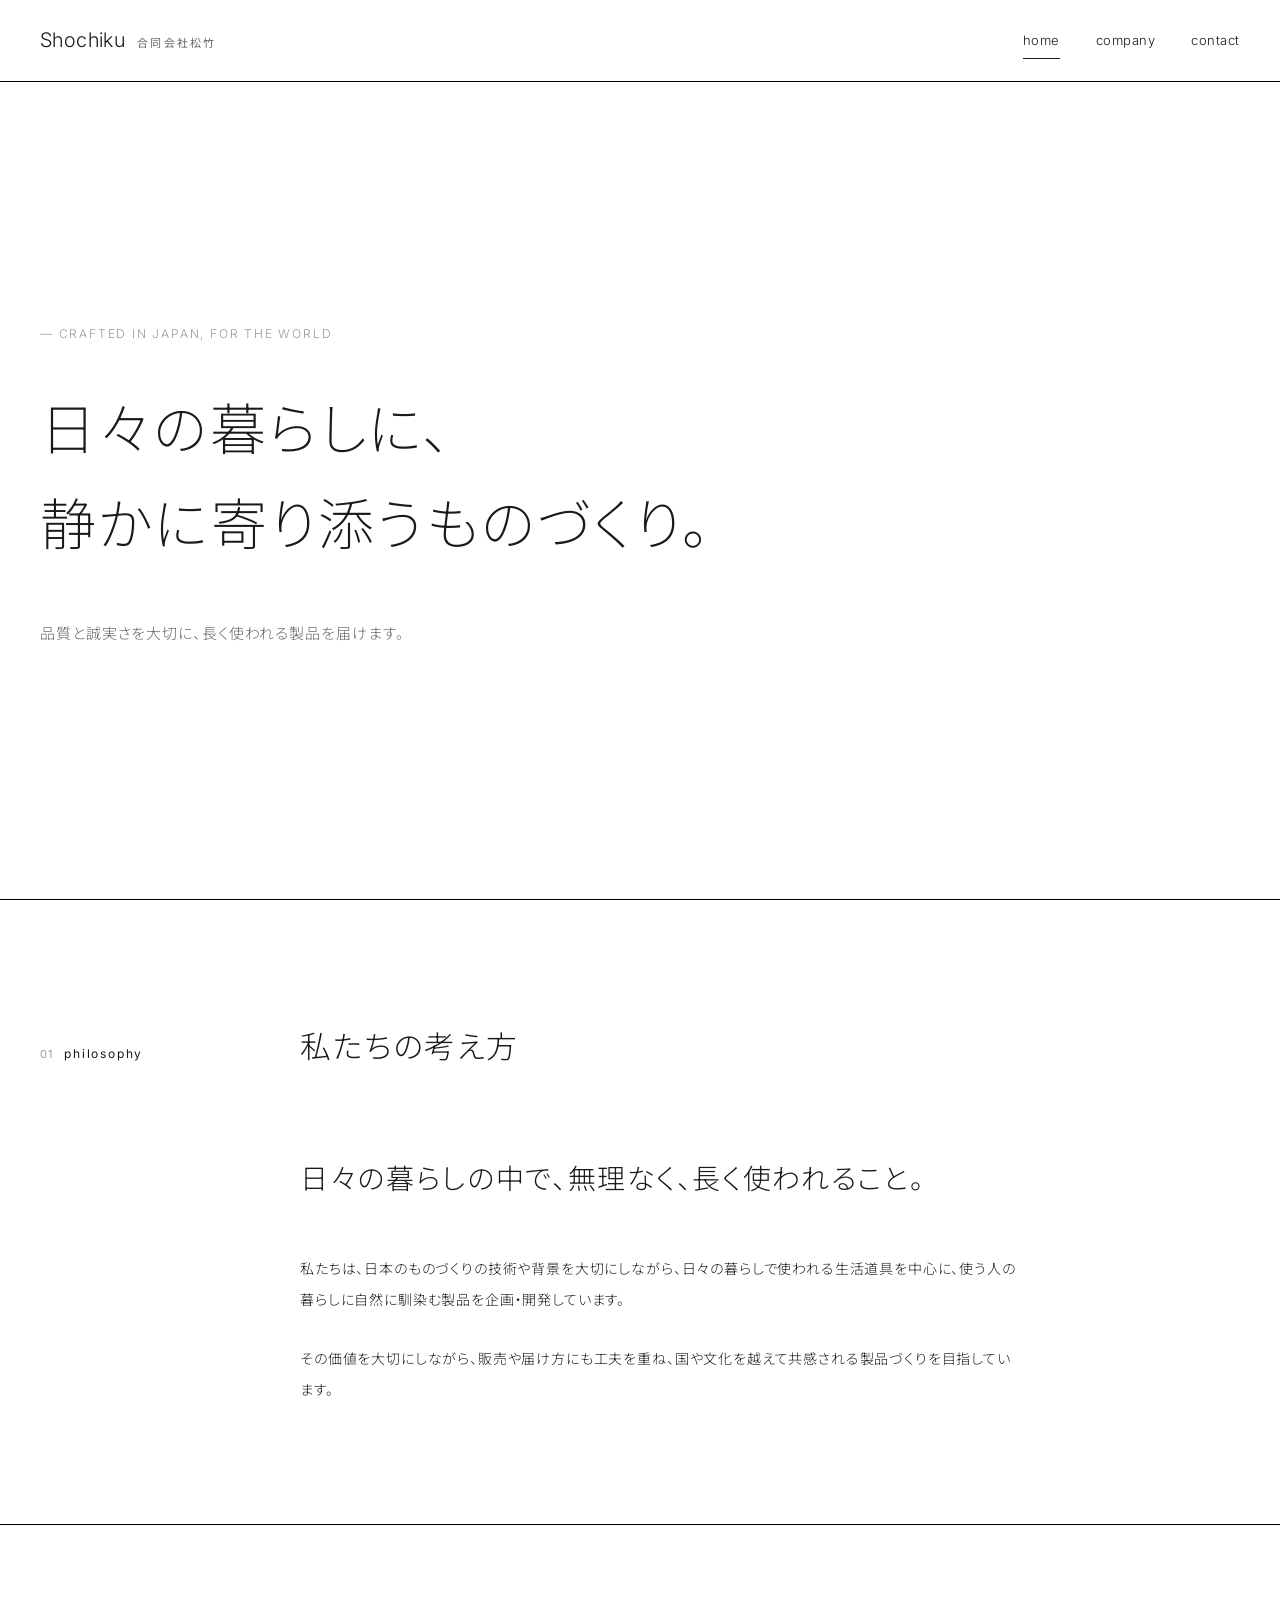
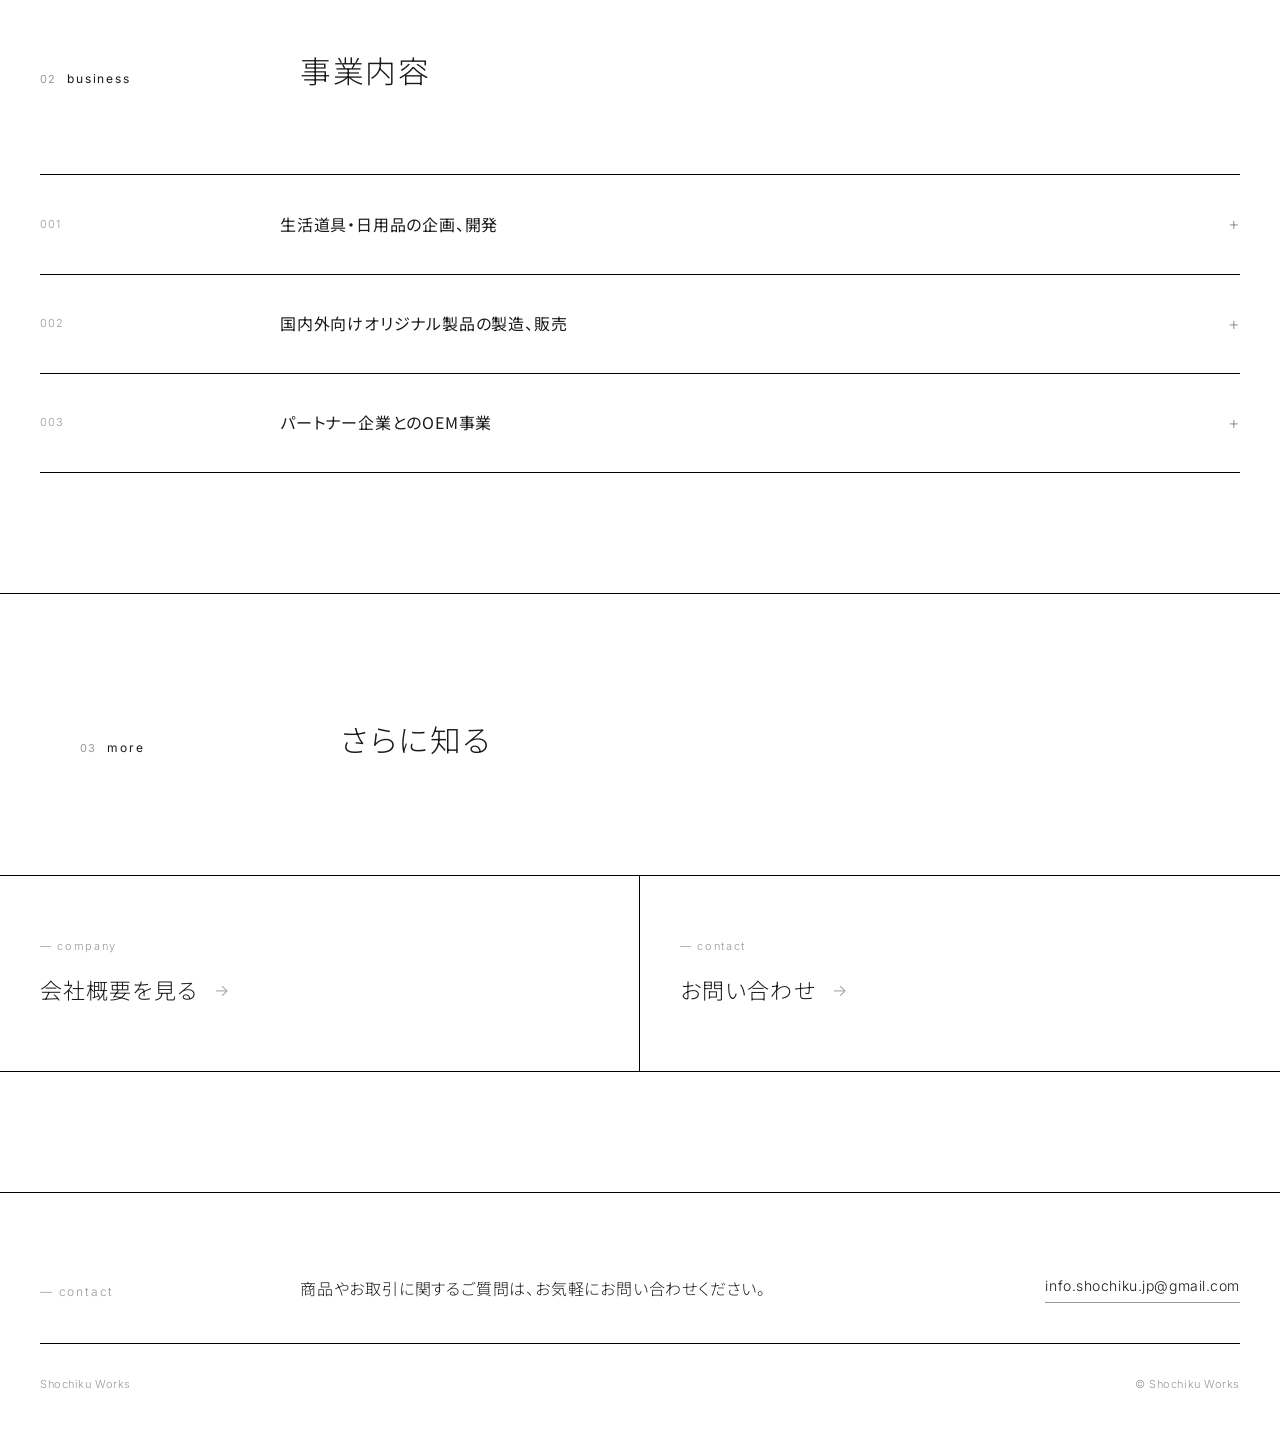
<file: index.html>
<!DOCTYPE html>
<html lang="ja">
<head>
<meta charset="UTF-8" />
<meta name="viewport" content="width=device-width, initial-scale=1.0" />
<title>Shochiku Works ─ 日本のものづくりを丁寧に世界へ</title>
<meta name="description" content="Shochiku Worksは、日本のものづくりの技術や背景を大切にしながら、日々の暮らしに自然に馴染む製品を企画・開発しています。" />

<link rel="preconnect" href="https://fonts.googleapis.com">
<link rel="preconnect" href="https://fonts.gstatic.com" crossorigin>
<link href="https://fonts.googleapis.com/css2?family=Noto+Sans+JP:wght@200;300;400&family=Inter:wght@300;400&display=swap" rel="stylesheet">
<link rel="icon" type="image/x-icon" href="/favicon.ico">
<link rel="icon" type="image/png" sizes="16x16" href="/favicon-16x16.png">
<link rel="icon" type="image/png" sizes="32x32" href="/favicon-32x32.png">
<link rel="icon" type="image/png" sizes="48x48" href="/favicon-48x48.png">
<link rel="apple-touch-icon" sizes="180x180" href="/apple-touch-icon.png">
<link rel="manifest" href="/site.webmanifest">
<meta name="theme-color" content="#1F4E3D">
<link rel="stylesheet" href="style.css">
</head>
<body>

<header class="header">
  <a href="index.html" class="brand">
    Shochiku
    <span class="brand-jp">合同会社松竹</span>
  </a>
  <nav class="nav" aria-label="Main">
    <a href="index.html" class="nav-item active">home</a>
    <a href="company.html" class="nav-item">company</a>
    <a href="contact.html" class="nav-item">contact</a>
  </nav>
</header>

<main class="main">

  <!-- Hero -->
  <section class="hero">
    <div class="hero-inner">
      <div class="hero-en">— Crafted in Japan, for the world</div>
      <h1>日々の暮らしに、<br/>静かに寄り添うものづくり。</h1>
      <p class="hero-lead">品質と誠実さを大切に、長く使われる製品を届けます。</p>
    </div>
  </section>

  <!-- Philosophy -->
  <section class="section">
    <div class="section-inner">
      <div class="section-head reveal">
        <div class="section-label">
          <span class="section-label-num">01</span>
          philosophy
        </div>
        <h2 class="section-title">私たちの考え方</h2>
      </div>

      <div class="text-grid reveal">
        <div class="text-grid-empty"></div>
        <div>
          <p class="text-quote">
            日々の暮らしの中で、無理なく、長く使われること。
          </p>
          <div class="text-body">
            <p>
              私たちは、日本のものづくりの技術や背景を大切にしながら、日々の暮らしで使われる生活道具を中心に、使う人の暮らしに自然に馴染む製品を企画・開発しています。
            </p>
            <p>
              その価値を大切にしながら、販売や届け方にも工夫を重ね、国や文化を越えて共感される製品づくりを目指しています。
            </p>
          </div>
        </div>
      </div>
    </div>
  </section>

  <!-- Business -->
  <section class="section">
    <div class="section-inner">
      <div class="section-head reveal">
        <div class="section-label">
          <span class="section-label-num">02</span>
          business
        </div>
        <h2 class="section-title">事業内容</h2>
      </div>

      <div class="list reveal">
        <div class="list-item">
          <span class="list-num">001</span>
          <p class="list-text">生活道具・日用品の企画、開発</p>
          <span class="list-mark">+</span>
        </div>
        <div class="list-item">
          <span class="list-num">002</span>
          <p class="list-text">国内外向けオリジナル製品の製造、販売</p>
          <span class="list-mark">+</span>
        </div>
        <div class="list-item">
          <span class="list-num">003</span>
          <p class="list-text">パートナー企業とのOEM事業</p>
          <span class="list-mark">+</span>
        </div>
      </div>
    </div>
  </section>

  <!-- Quick links -->
  <section class="section" style="padding-left:0; padding-right:0;">
    <div style="max-width:1200px; margin:0 auto; padding: 0 40px var(--space-sm);">
      <div class="section-head reveal">
        <div class="section-label">
          <span class="section-label-num">03</span>
          more
        </div>
        <h2 class="section-title">さらに知る</h2>
      </div>
    </div>
    <div class="quick-links reveal">
      <a href="company.html" class="quick-link">
        <span class="quick-link-en">— company</span>
        <span class="quick-link-jp">会社概要を見る <span class="quick-link-arrow">→</span></span>
      </a>
      <a href="contact.html" class="quick-link">
        <span class="quick-link-en">— contact</span>
        <span class="quick-link-jp">お問い合わせ <span class="quick-link-arrow">→</span></span>
      </a>
    </div>
  </section>

</main>

<footer class="footer">
  <div class="footer-inner">
    <div class="footer-top">
      <span class="footer-en">— contact</span>
      <p class="footer-msg">商品やお取引に関するご質問は、お気軽にお問い合わせください。</p>
      <a href="mailto:info.shochiku.jp@gmail.com" class="footer-mail">info.shochiku.jp@gmail.com</a>
    </div>
    <div class="footer-bottom">
      <span>Shochiku Works</span>
      <span>© Shochiku Works</span>
    </div>
  </div>
</footer>

<script src="script.js"></script>
</body>
</html>
</file>
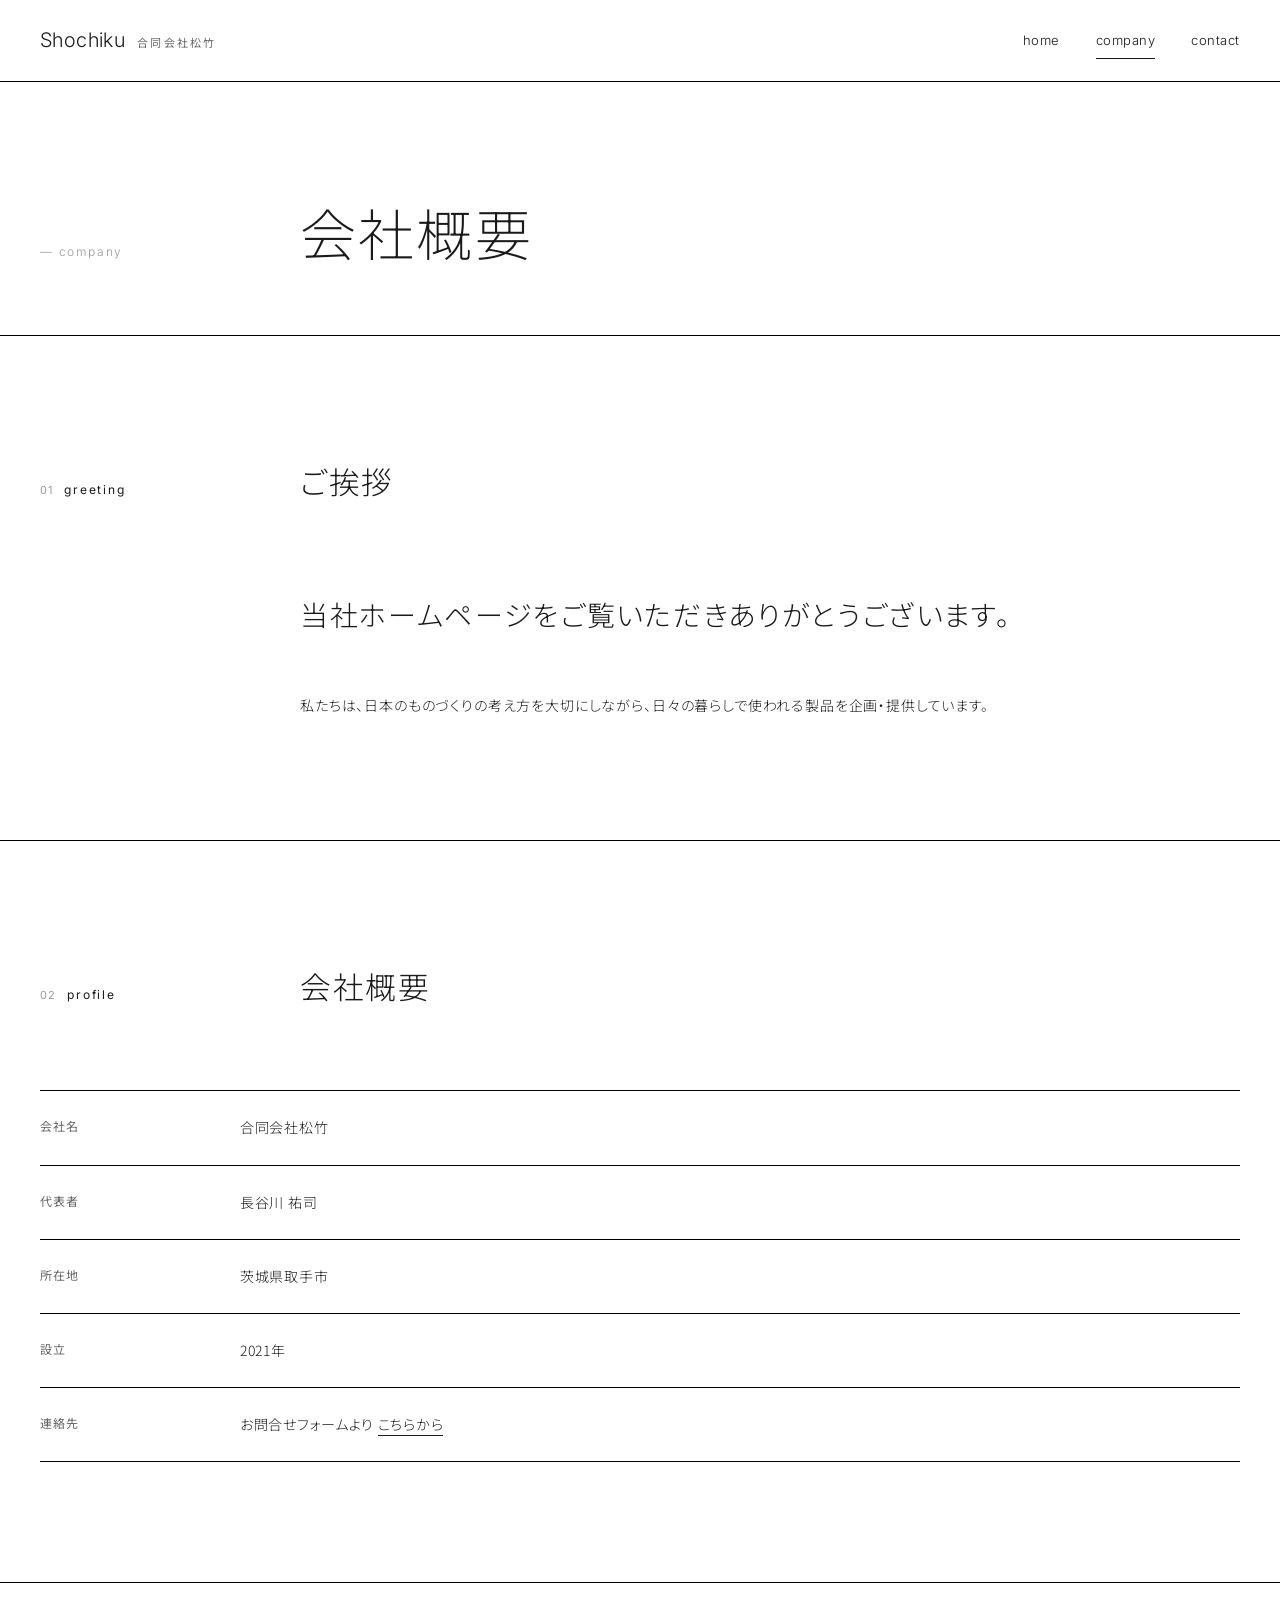
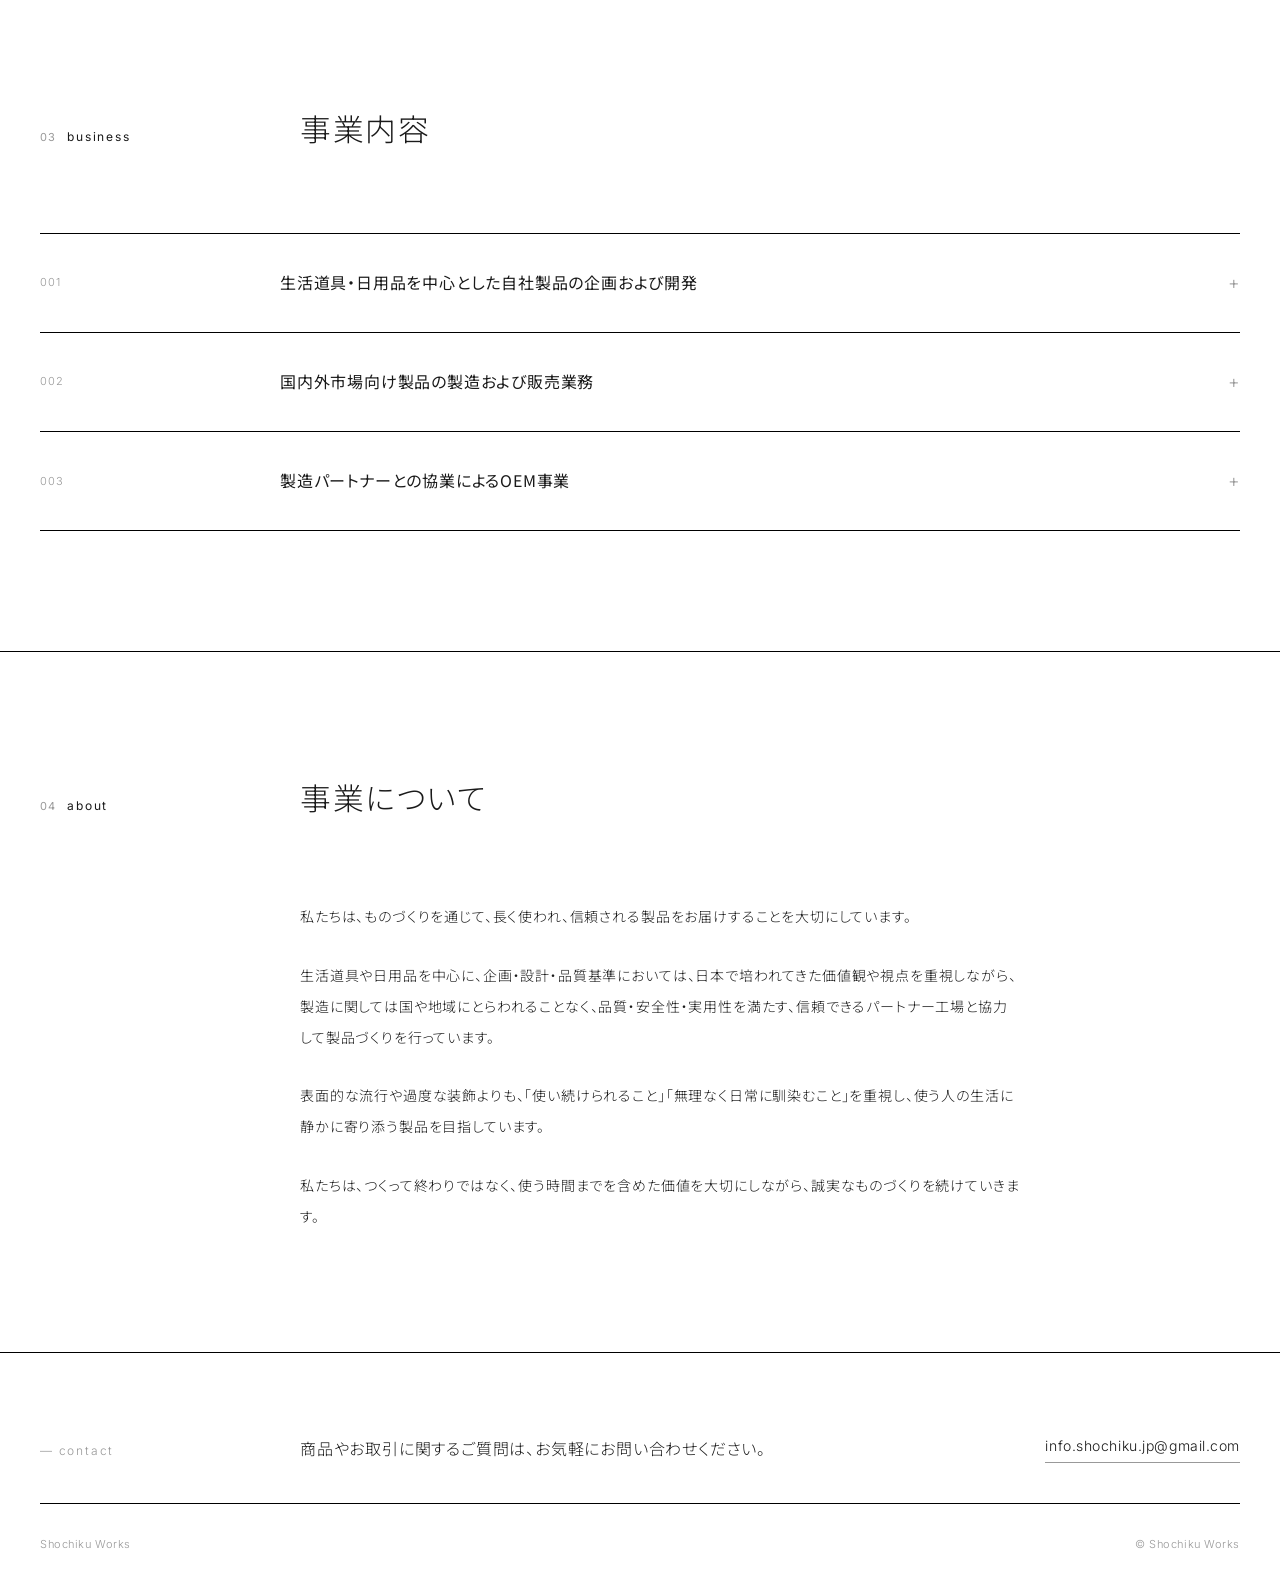
<file: company.html>
<!DOCTYPE html>
<html lang="ja">
<head>
<meta charset="UTF-8" />
<meta name="viewport" content="width=device-width, initial-scale=1.0" />
<title>会社概要 ─ Shochiku Works</title>
<meta name="description" content="合同会社松竹（Shochiku Works）の会社概要、事業内容、ものづくりへの考え方をご紹介します。" />

<link rel="preconnect" href="https://fonts.googleapis.com">
<link rel="preconnect" href="https://fonts.gstatic.com" crossorigin>
<link href="https://fonts.googleapis.com/css2?family=Noto+Sans+JP:wght@200;300;400&family=Inter:wght@300;400&display=swap" rel="stylesheet">
<link rel="icon" type="image/x-icon" href="/favicon.ico">
<link rel="icon" type="image/png" sizes="16x16" href="/favicon-16x16.png">
<link rel="icon" type="image/png" sizes="32x32" href="/favicon-32x32.png">
<link rel="icon" type="image/png" sizes="48x48" href="/favicon-48x48.png">
<link rel="apple-touch-icon" sizes="180x180" href="/apple-touch-icon.png">
<link rel="manifest" href="/site.webmanifest">
<meta name="theme-color" content="#1F4E3D">
<link rel="stylesheet" href="style.css">
</head>
<body>

<header class="header">
  <a href="index.html" class="brand">
    Shochiku
    <span class="brand-jp">合同会社松竹</span>
  </a>
  <nav class="nav" aria-label="Main">
    <a href="index.html" class="nav-item">home</a>
    <a href="company.html" class="nav-item active">company</a>
    <a href="contact.html" class="nav-item">contact</a>
  </nav>
</header>

<main class="main">

  <!-- Page header -->
  <section class="page-header">
    <div class="page-header-inner">
      <div class="page-en">— company</div>
      <h1 class="page-title">会社概要</h1>
    </div>
  </section>

  <!-- Greeting -->
  <section class="section">
    <div class="section-inner">
      <div class="section-head reveal">
        <div class="section-label">
          <span class="section-label-num">01</span>
          greeting
        </div>
        <h2 class="section-title">ご挨拶</h2>
      </div>

      <div class="text-grid reveal">
        <div class="text-grid-empty"></div>
        <div>
          <p class="text-quote">
            当社ホームページをご覧いただきありがとうございます。
          </p>
          <div class="text-body">
            <p>
              私たちは、日本のものづくりの考え方を大切にしながら、日々の暮らしで使われる製品を企画・提供しています。
            </p>
          </div>
        </div>
      </div>
    </div>
  </section>

  <!-- Company info -->
  <section class="section">
    <div class="section-inner">
      <div class="section-head reveal">
        <div class="section-label">
          <span class="section-label-num">02</span>
          profile
        </div>
        <h2 class="section-title">会社概要</h2>
      </div>

      <dl class="table reveal">
        <dt>会社名</dt>
        <dd>合同会社松竹</dd>

        <dt>代表者</dt>
        <dd>長谷川 祐司</dd>

        <dt>所在地</dt>
        <dd>茨城県取手市</dd>

        <dt>設立</dt>
        <dd>2021年</dd>

        <dt>連絡先</dt>
        <dd>お問合せフォームより <a href="contact.html" class="inline-link">こちらから</a></dd>
      </dl>
    </div>
  </section>

  <!-- Business -->
  <section class="section">
    <div class="section-inner">
      <div class="section-head reveal">
        <div class="section-label">
          <span class="section-label-num">03</span>
          business
        </div>
        <h2 class="section-title">事業内容</h2>
      </div>

      <div class="list reveal">
        <div class="list-item">
          <span class="list-num">001</span>
          <p class="list-text">生活道具・日用品を中心とした自社製品の企画および開発</p>
          <span class="list-mark">+</span>
        </div>
        <div class="list-item">
          <span class="list-num">002</span>
          <p class="list-text">国内外市場向け製品の製造および販売業務</p>
          <span class="list-mark">+</span>
        </div>
        <div class="list-item">
          <span class="list-num">003</span>
          <p class="list-text">製造パートナーとの協業によるOEM事業</p>
          <span class="list-mark">+</span>
        </div>
      </div>
    </div>
  </section>

  <!-- About business -->
  <section class="section">
    <div class="section-inner">
      <div class="section-head reveal">
        <div class="section-label">
          <span class="section-label-num">04</span>
          about
        </div>
        <h2 class="section-title">事業について</h2>
      </div>

      <div class="text-grid reveal">
        <div class="text-grid-empty"></div>
        <div class="text-body">
          <p>
            私たちは、ものづくりを通じて、長く使われ、信頼される製品をお届けすることを大切にしています。
          </p>
          <p>
            生活道具や日用品を中心に、企画・設計・品質基準においては、日本で培われてきた価値観や視点を重視しながら、製造に関しては国や地域にとらわれることなく、品質・安全性・実用性を満たす、信頼できるパートナー工場と協力して製品づくりを行っています。
          </p>
          <p>
            表面的な流行や過度な装飾よりも、「使い続けられること」「無理なく日常に馴染むこと」を重視し、使う人の生活に静かに寄り添う製品を目指しています。
          </p>
          <p>
            私たちは、つくって終わりではなく、使う時間までを含めた価値を大切にしながら、誠実なものづくりを続けていきます。
          </p>
        </div>
      </div>
    </div>
  </section>

</main>

<footer class="footer">
  <div class="footer-inner">
    <div class="footer-top">
      <span class="footer-en">— contact</span>
      <p class="footer-msg">商品やお取引に関するご質問は、お気軽にお問い合わせください。</p>
      <a href="mailto:info.shochiku.jp@gmail.com" class="footer-mail">info.shochiku.jp@gmail.com</a>
    </div>
    <div class="footer-bottom">
      <span>Shochiku Works</span>
      <span>© Shochiku Works</span>
    </div>
  </div>
</footer>

<script src="script.js"></script>
</body>
</html>
</file>
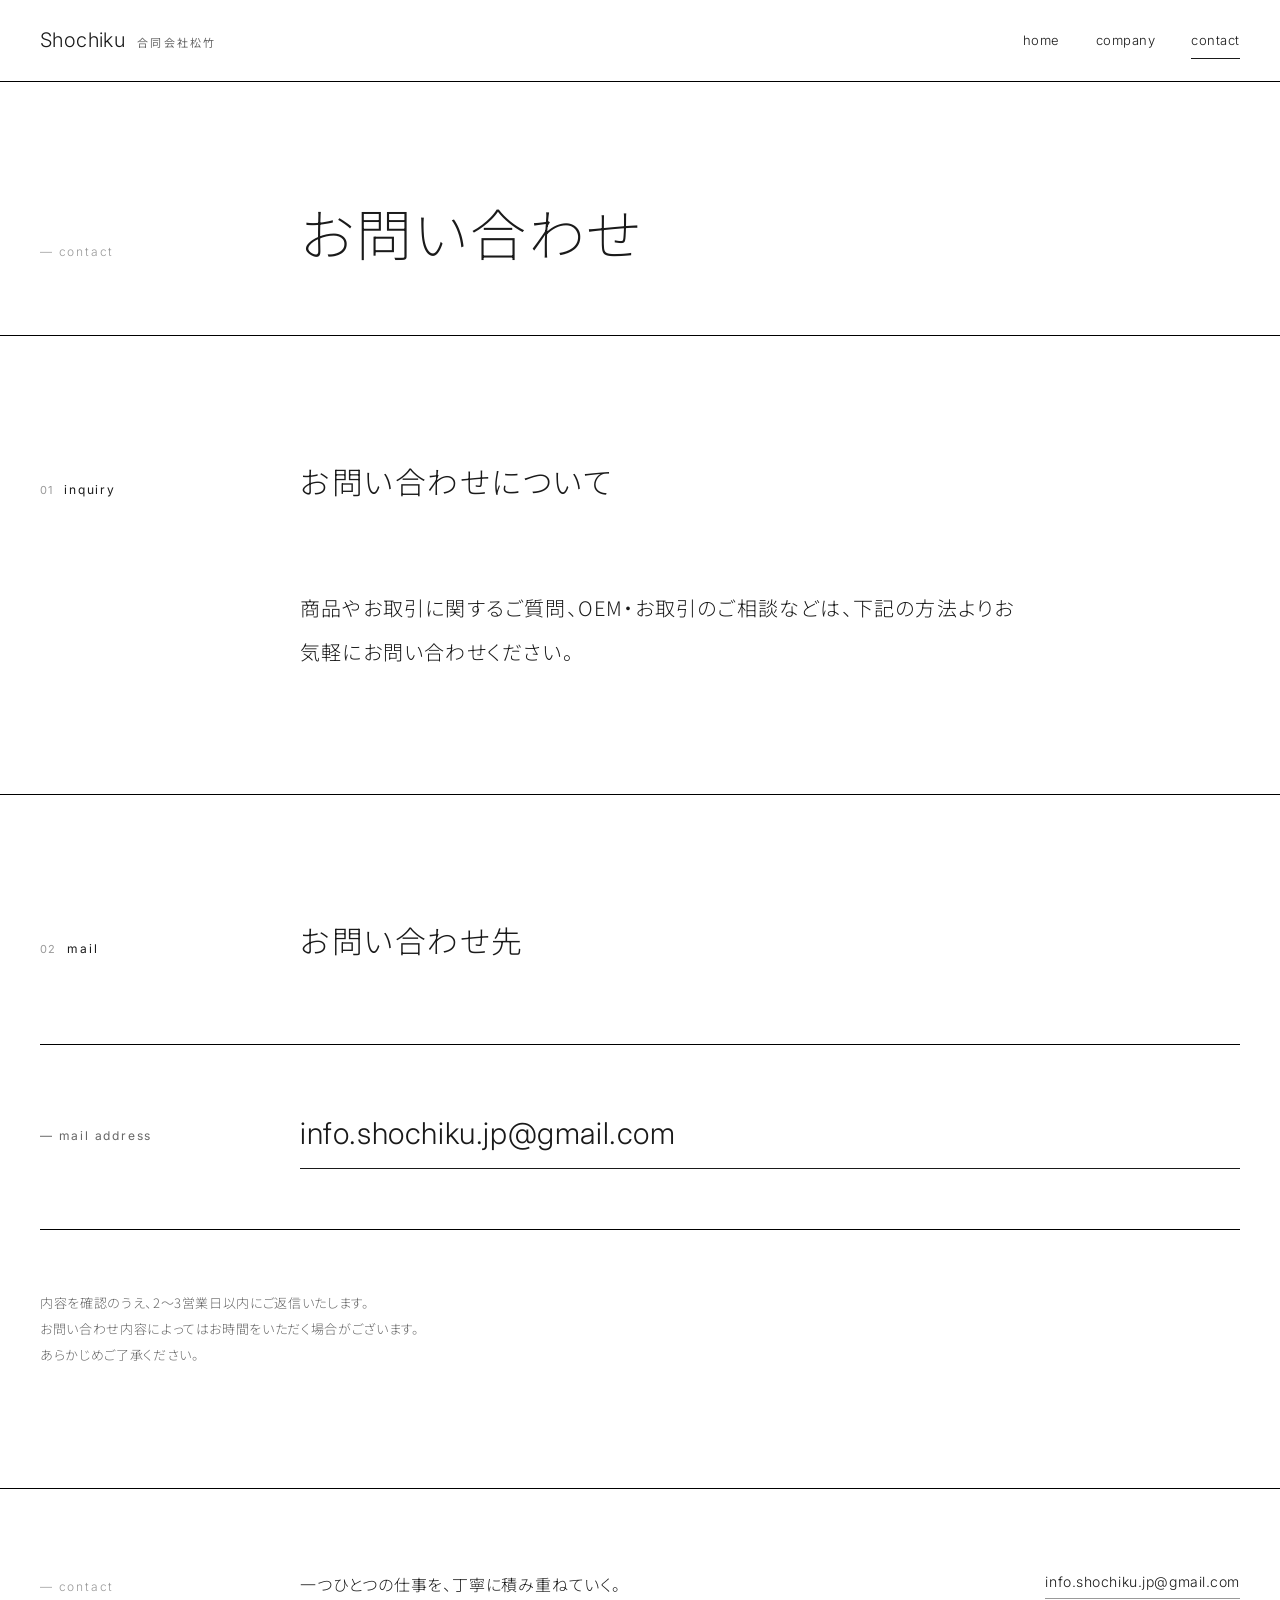
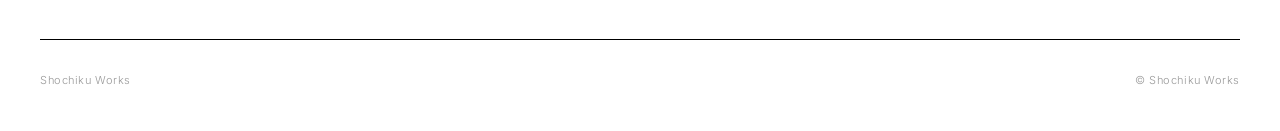
<file: contact.html>
<!DOCTYPE html>
<html lang="ja">
<head>
<meta charset="UTF-8" />
<meta name="viewport" content="width=device-width, initial-scale=1.0" />
<title>お問い合わせ ─ Shochiku Works</title>
<meta name="description" content="商品やお取引に関するご質問、OEM・お取引のご相談など、合同会社松竹（Shochiku Works）へのお問い合わせはこちらから。" />

<link rel="preconnect" href="https://fonts.googleapis.com">
<link rel="preconnect" href="https://fonts.gstatic.com" crossorigin>
<link href="https://fonts.googleapis.com/css2?family=Noto+Sans+JP:wght@200;300;400&family=Inter:wght@300;400&display=swap" rel="stylesheet">
<link rel="icon" type="image/x-icon" href="/favicon.ico">
<link rel="icon" type="image/png" sizes="16x16" href="/favicon-16x16.png">
<link rel="icon" type="image/png" sizes="32x32" href="/favicon-32x32.png">
<link rel="icon" type="image/png" sizes="48x48" href="/favicon-48x48.png">
<link rel="apple-touch-icon" sizes="180x180" href="/apple-touch-icon.png">
<link rel="manifest" href="/site.webmanifest">
<meta name="theme-color" content="#1F4E3D">
<link rel="stylesheet" href="style.css">
</head>
<body>

<header class="header">
  <a href="index.html" class="brand">
    Shochiku
    <span class="brand-jp">合同会社松竹</span>
  </a>
  <nav class="nav" aria-label="Main">
    <a href="index.html" class="nav-item">home</a>
    <a href="company.html" class="nav-item">company</a>
    <a href="contact.html" class="nav-item active">contact</a>
  </nav>
</header>

<main class="main">

  <!-- Page header -->
  <section class="page-header">
    <div class="page-header-inner">
      <div class="page-en">— contact</div>
      <h1 class="page-title">お問い合わせ</h1>
    </div>
  </section>

  <!-- Intro -->
  <section class="section">
    <div class="section-inner">
      <div class="section-head reveal">
        <div class="section-label">
          <span class="section-label-num">01</span>
          inquiry
        </div>
        <h2 class="section-title">お問い合わせについて</h2>
      </div>

      <div class="text-grid reveal">
        <div class="text-grid-empty"></div>
        <div>
          <p class="contact-intro">
            商品やお取引に関するご質問、OEM・お取引のご相談などは、下記の方法よりお気軽にお問い合わせください。
          </p>
        </div>
      </div>
    </div>
  </section>

  <!-- Contact info -->
  <section class="section">
    <div class="section-inner">
      <div class="section-head reveal">
        <div class="section-label">
          <span class="section-label-num">02</span>
          mail
        </div>
        <h2 class="section-title">お問い合わせ先</h2>
      </div>

      <div class="contact-block reveal">
        <span class="contact-block-label">— mail address</span>
        <a href="mailto:info.shochiku.jp@gmail.com" class="contact-block-mail">
          info.shochiku.jp@gmail.com
        </a>
      </div>

      <p class="contact-note">
        内容を確認のうえ、2〜3営業日以内にご返信いたします。<br/>
        お問い合わせ内容によってはお時間をいただく場合がございます。<br/>
        あらかじめご了承ください。
      </p>
    </div>
  </section>

</main>

<footer class="footer">
  <div class="footer-inner">
    <div class="footer-top">
      <span class="footer-en">— contact</span>
      <p class="footer-msg">一つひとつの仕事を、丁寧に積み重ねていく。</p>
      <a href="mailto:info.shochiku.jp@gmail.com" class="footer-mail">info.shochiku.jp@gmail.com</a>
    </div>
    <div class="footer-bottom">
      <span>Shochiku Works</span>
      <span>© Shochiku Works</span>
    </div>
  </div>
</footer>

<script src="script.js"></script>
</body>
</html>
</file>
<file: style.css>
/* === Tokens === */
:root {
  --white: #FFFFFF;
  --black: #1A1A1A;
  --gray-1: #F5F5F5;
  --gray-2: #E5E5E5;
  --gray-3: #999999;
  --gray-4: #666666;
  --line: #000000;
  --sans-jp: 'Noto Sans JP', 'Hiragino Kaku Gothic ProN', 'Yu Gothic', 'Meiryo', sans-serif;
  --sans-en: 'Inter', 'Helvetica Neue', Arial, sans-serif;
  --space-xs: 16px;
  --space-sm: 32px;
  --space-md: 64px;
  --space-lg: 120px;
  --space-xl: 200px;
}

* { margin: 0; padding: 0; box-sizing: border-box; -webkit-font-smoothing: antialiased; -moz-osx-font-smoothing: grayscale; }
html { scroll-behavior: smooth; }
body {
  font-family: var(--sans-jp);
  background: var(--white);
  color: var(--black);
  font-weight: 300;
  line-height: 1.9;
  font-feature-settings: "palt" 1;
  overflow-x: hidden;
  font-size: 14px;
}
a { color: inherit; text-decoration: none; }
img { max-width: 100%; display: block; }

/* === Header === */
.header {
  position: fixed;
  top: 0;
  left: 0;
  right: 0;
  display: flex;
  align-items: center;
  justify-content: space-between;
  padding: 24px 40px;
  background: var(--white);
  border-bottom: 1px solid var(--line);
  z-index: 100;
}
.brand {
  font-family: var(--sans-en);
  font-weight: 300;
  font-size: 20px;
  letter-spacing: 0.02em;
  color: var(--black);
  line-height: 1;
  display: flex;
  align-items: baseline;
  gap: 12px;
}
.brand-jp {
  font-family: var(--sans-jp);
  font-size: 11px;
  letter-spacing: 0.2em;
  color: var(--gray-4);
  font-weight: 400;
}
.nav {
  display: flex;
  align-items: center;
  gap: 36px;
}
.nav-item {
  font-family: var(--sans-en);
  font-size: 13px;
  letter-spacing: 0.04em;
  color: var(--black);
  font-weight: 300;
  position: relative;
  padding: 4px 0;
  transition: opacity 0.3s ease;
}
.nav-item:hover { opacity: 0.5; }
.nav-item.active::after {
  content: '';
  position: absolute;
  bottom: -2px;
  left: 0;
  right: 0;
  height: 1px;
  background: var(--black);
}

/* === Main === */
.main {
  padding-top: 73px;
}

/* === Hero (top page) === */
.hero {
  min-height: calc(100vh - 73px);
  display: flex;
  flex-direction: column;
  justify-content: center;
  padding: var(--space-md) 40px;
  position: relative;
  border-bottom: 1px solid var(--line);
}
.hero-inner {
  max-width: 1200px;
  width: 100%;
  margin: 0 auto;
}
.hero h1 {
  font-family: var(--sans-jp);
  font-weight: 200;
  font-size: clamp(32px, 4.4vw, 56px);
  line-height: 1.7;
  letter-spacing: 0.04em;
  color: var(--black);
  margin-bottom: 48px;
  opacity: 0;
  transform: translateY(20px);
  animation: fadeUp 1.2s 0.3s ease forwards;
}
.hero-lead {
  font-family: var(--sans-jp);
  font-weight: 300;
  font-size: 15px;
  line-height: 2.2;
  letter-spacing: 0.06em;
  color: var(--gray-4);
  max-width: 520px;
  opacity: 0;
  transform: translateY(20px);
  animation: fadeUp 1.2s 0.7s ease forwards;
}
.hero-en {
  font-family: var(--sans-en);
  font-weight: 300;
  font-size: 12px;
  letter-spacing: 0.15em;
  color: var(--gray-3);
  text-transform: uppercase;
  margin-bottom: 32px;
  opacity: 0;
  animation: fadeUp 1.2s 0.1s ease forwards;
}

/* === Section base === */
.section {
  padding: var(--space-lg) 40px;
  border-bottom: 1px solid var(--line);
  position: relative;
}
.section-inner {
  max-width: 1200px;
  margin: 0 auto;
}
.section-head {
  display: grid;
  grid-template-columns: 200px 1fr;
  gap: 60px;
  margin-bottom: 80px;
  align-items: baseline;
}
.section-label {
  font-family: var(--sans-en);
  font-size: 12px;
  letter-spacing: 0.15em;
  color: var(--black);
  text-transform: lowercase;
  font-weight: 400;
  display: flex;
  align-items: baseline;
  gap: 12px;
}
.section-label-num {
  font-family: var(--sans-en);
  font-size: 11px;
  color: var(--gray-3);
  letter-spacing: 0.05em;
}
.section-title {
  font-family: var(--sans-jp);
  font-weight: 300;
  font-size: clamp(22px, 2.4vw, 32px);
  letter-spacing: 0.05em;
  color: var(--black);
  line-height: 1.6;
}

/* === Philosophy / Greeting === */
.text-grid {
  display: grid;
  grid-template-columns: 200px 1fr;
  gap: 60px;
}
.text-grid-empty {
  /* spacer for left column */
}
.text-body {
  font-family: var(--sans-jp);
  font-weight: 300;
  font-size: 14px;
  line-height: 2.2;
  letter-spacing: 0.06em;
  color: var(--black);
  max-width: 720px;
}
.text-body p + p { margin-top: 28px; }
.text-quote {
  font-family: var(--sans-jp);
  font-weight: 300;
  font-size: clamp(20px, 2.2vw, 28px);
  line-height: 2.0;
  letter-spacing: 0.06em;
  color: var(--black);
  margin-bottom: 48px;
  max-width: 800px;
}

/* === Business list (nendo style with hairlines) === */
.list {
  border-top: 1px solid var(--line);
}
.list-item {
  display: grid;
  grid-template-columns: 200px 1fr 60px;
  gap: 40px;
  padding: 32px 0;
  border-bottom: 1px solid var(--line);
  align-items: center;
  transition: padding-left 0.4s ease;
}
.list-item:hover {
  padding-left: 16px;
}
.list-num {
  font-family: var(--sans-en);
  font-size: 11px;
  letter-spacing: 0.1em;
  color: var(--gray-3);
}
.list-text {
  font-family: var(--sans-jp);
  font-weight: 400;
  font-size: 16px;
  line-height: 1.7;
  letter-spacing: 0.05em;
  color: var(--black);
}
.list-mark {
  font-family: var(--sans-en);
  font-size: 18px;
  color: var(--gray-3);
  text-align: right;
  font-weight: 300;
}

/* === Company table === */
.table {
  border-top: 1px solid var(--line);
  display: grid;
  grid-template-columns: 200px 1fr;
}
.table dt,
.table dd {
  padding: 24px 0;
  border-bottom: 1px solid var(--line);
  font-family: var(--sans-jp);
  font-weight: 300;
  letter-spacing: 0.05em;
  font-size: 14px;
  line-height: 1.8;
}
.table dt {
  color: var(--gray-4);
  font-size: 12px;
  letter-spacing: 0.1em;
  font-weight: 400;
}
.table dd { color: var(--black); }
.inline-link {
  border-bottom: 1px solid var(--black);
  padding-bottom: 1px;
  transition: opacity 0.3s ease;
}
.inline-link:hover { opacity: 0.5; }

/* === Page header (sub pages) === */
.page-header {
  padding: var(--space-lg) 40px var(--space-md);
  border-bottom: 1px solid var(--line);
}
.page-header-inner {
  max-width: 1200px;
  margin: 0 auto;
  display: grid;
  grid-template-columns: 200px 1fr;
  gap: 60px;
  align-items: baseline;
}
.page-title {
  font-family: var(--sans-jp);
  font-weight: 200;
  font-size: clamp(36px, 4.5vw, 56px);
  letter-spacing: 0.04em;
  color: var(--black);
  line-height: 1.4;
  opacity: 0;
  transform: translateY(20px);
  animation: fadeUp 1.2s 0.2s ease forwards;
}
.page-en {
  font-family: var(--sans-en);
  font-weight: 300;
  font-size: 12px;
  letter-spacing: 0.15em;
  color: var(--gray-3);
  text-transform: lowercase;
  opacity: 0;
  animation: fadeUp 1.2s 0.1s ease forwards;
}

/* === Contact === */
.contact-intro {
  font-family: var(--sans-jp);
  font-weight: 300;
  font-size: clamp(16px, 1.7vw, 20px);
  line-height: 2.2;
  letter-spacing: 0.06em;
  color: var(--black);
  max-width: 720px;
}
.contact-block {
  border-top: 1px solid var(--line);
  border-bottom: 1px solid var(--line);
  padding: 60px 0;
  display: grid;
  grid-template-columns: 200px 1fr;
  gap: 60px;
  align-items: center;
}
.contact-block-label {
  font-family: var(--sans-en);
  font-size: 12px;
  letter-spacing: 0.15em;
  color: var(--gray-4);
  text-transform: lowercase;
  font-weight: 400;
}
.contact-block-mail {
  font-family: var(--sans-en);
  font-weight: 300;
  font-size: clamp(20px, 2.4vw, 30px);
  letter-spacing: 0.02em;
  color: var(--black);
  border-bottom: 1px solid var(--black);
  padding-bottom: 6px;
  display: inline-block;
  transition: opacity 0.3s ease;
}
.contact-block-mail:hover { opacity: 0.5; }
.contact-note {
  font-family: var(--sans-jp);
  font-weight: 300;
  font-size: 13px;
  line-height: 2.0;
  letter-spacing: 0.05em;
  color: var(--gray-4);
  margin-top: 60px;
  max-width: 720px;
}

/* === Quick links (top page) === */
.quick-links {
  display: grid;
  grid-template-columns: 1fr 1fr;
  border-top: 1px solid var(--line);
}
.quick-link {
  padding: 60px 40px;
  display: flex;
  flex-direction: column;
  gap: 12px;
  border-bottom: 1px solid var(--line);
  transition: background 0.3s ease;
}
.quick-link:first-child { border-right: 1px solid var(--line); }
.quick-link:hover { background: var(--gray-1); }
.quick-link-en {
  font-family: var(--sans-en);
  font-size: 11px;
  letter-spacing: 0.15em;
  color: var(--gray-3);
  text-transform: lowercase;
}
.quick-link-jp {
  font-family: var(--sans-jp);
  font-weight: 300;
  font-size: 22px;
  letter-spacing: 0.05em;
  color: var(--black);
  display: flex;
  align-items: center;
  gap: 16px;
}
.quick-link-arrow {
  font-family: var(--sans-en);
  font-size: 16px;
  color: var(--gray-3);
  font-weight: 300;
}

/* === Footer === */
.footer {
  padding: 80px 40px 40px;
  background: var(--white);
}
.footer-inner {
  max-width: 1200px;
  margin: 0 auto;
}
.footer-top {
  display: grid;
  grid-template-columns: 200px 1fr auto;
  gap: 60px;
  align-items: end;
  padding-bottom: 40px;
  border-bottom: 1px solid var(--line);
}
.footer-en {
  font-family: var(--sans-en);
  font-size: 12px;
  letter-spacing: 0.15em;
  color: var(--gray-3);
  text-transform: lowercase;
}
.footer-msg {
  font-family: var(--sans-jp);
  font-weight: 300;
  font-size: 16px;
  line-height: 1.9;
  letter-spacing: 0.05em;
  color: var(--black);
}
.footer-mail {
  font-family: var(--sans-en);
  font-size: 14px;
  letter-spacing: 0.04em;
  color: var(--black);
  border-bottom: 1px solid var(--gray-3);
  padding-bottom: 3px;
  transition: border-color 0.3s ease;
}
.footer-mail:hover { border-bottom-color: var(--black); }
.footer-bottom {
  display: flex;
  justify-content: space-between;
  align-items: center;
  padding-top: 30px;
  font-family: var(--sans-en);
  font-size: 11px;
  letter-spacing: 0.05em;
  color: var(--gray-3);
}

/* === Animations === */
@keyframes fadeUp { to { opacity: 1; transform: translateY(0); } }
.reveal {
  opacity: 0;
  transform: translateY(20px);
  transition: opacity 1s ease, transform 1s ease;
}
.reveal.visible { opacity: 1; transform: translateY(0); }

/* === Responsive === */
@media (max-width: 768px) {
  .header { padding: 18px 20px; }
  .brand { font-size: 17px; gap: 8px; }
  .brand-jp { font-size: 10px; letter-spacing: 0.15em; }
  .nav { gap: 18px; }
  .nav-item { font-size: 11px; }
  .main { padding-top: 60px; }
  .hero { padding: var(--space-md) 20px; min-height: 70vh; }
  .section { padding: var(--space-md) 20px; }
  .section-head,
  .text-grid,
  .table,
  .page-header-inner,
  .contact-block,
  .footer-top {
    grid-template-columns: 1fr;
    gap: 24px;
  }
  .section-head { margin-bottom: 50px; }
  .list-item {
    grid-template-columns: 50px 1fr 30px;
    gap: 16px;
    padding: 24px 0;
  }
  .list-item:hover { padding-left: 0; }
  .list-text { font-size: 14px; }
  .quick-links { grid-template-columns: 1fr; }
  .quick-link { padding: 40px 20px; }
  .quick-link:first-child { border-right: none; }
  .page-header { padding: var(--space-md) 20px var(--space-sm); }
  .footer { padding: 60px 20px 30px; }
  .footer-bottom {
    flex-direction: column;
    gap: 8px;
    align-items: flex-start;
  }
}

@media (prefers-reduced-motion: reduce) {
  *, *::before, *::after {
    animation-duration: 0.01ms !important;
    transition-duration: 0.01ms !important;
  }
}
</file>
